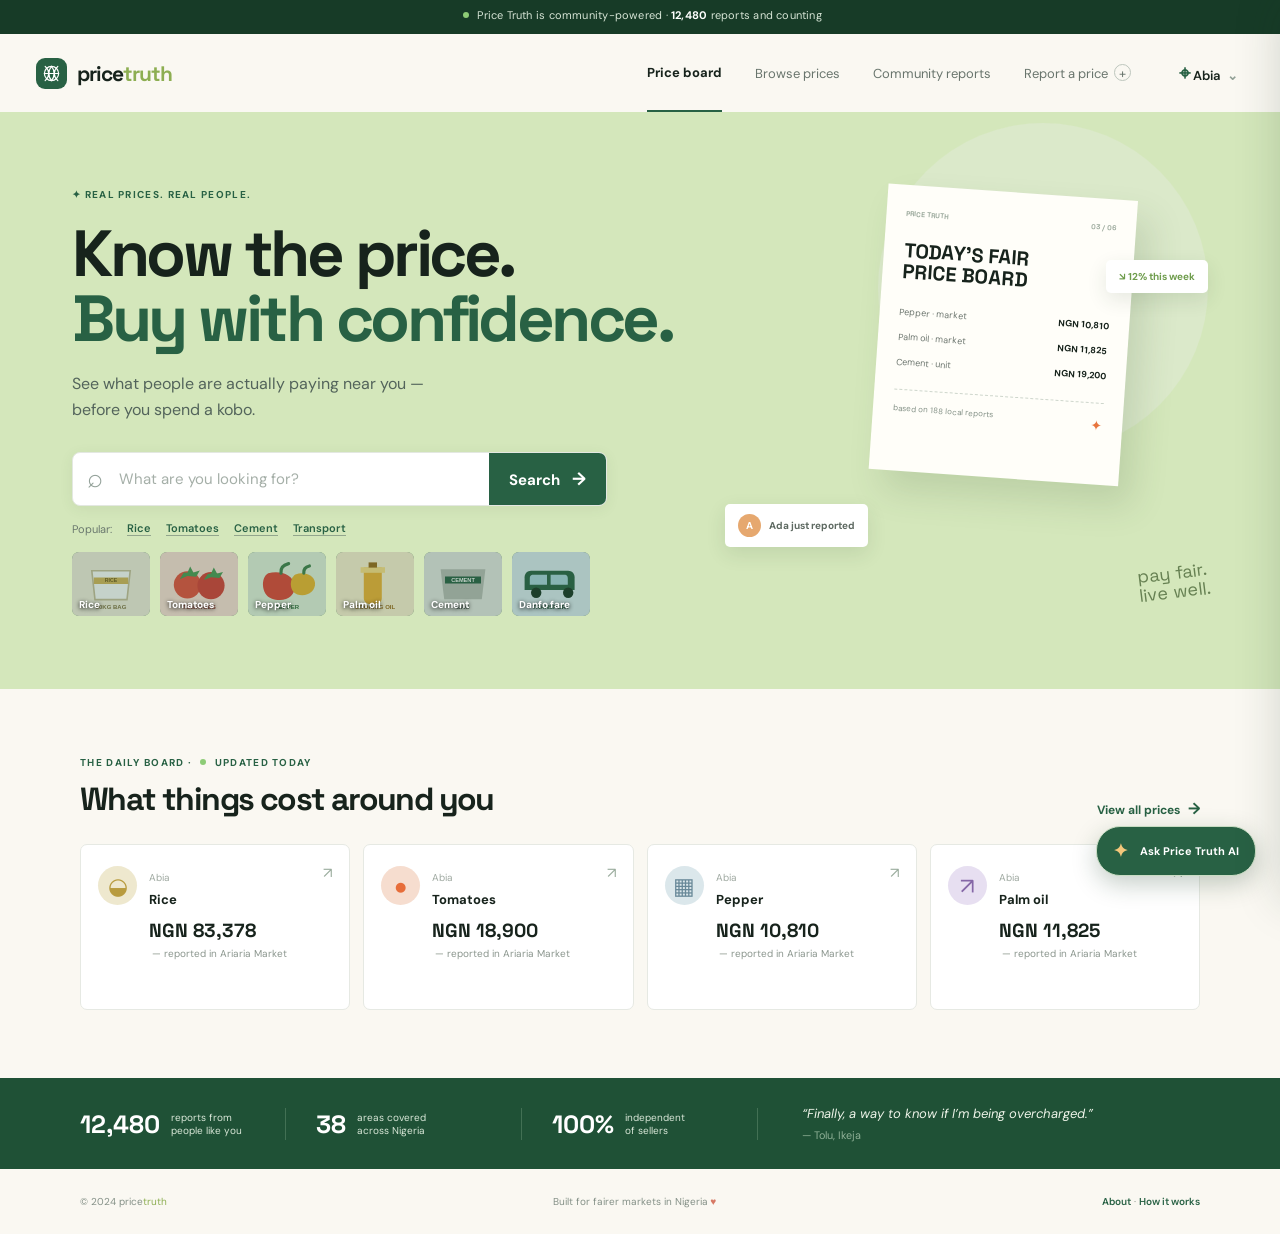
<file: public/index.html>
<!doctype html>
<html lang="en">
  <head>
    <meta charset="utf-8" />
    <meta name="viewport" content="width=device-width, initial-scale=1" />
    <title>Price Truth — Know the fair price</title>
    <link rel="preconnect" href="https://fonts.googleapis.com" />
    <link rel="preconnect" href="https://fonts.gstatic.com" crossorigin />
    <link
      href="https://fonts.googleapis.com/css2?family=DM+Sans:wght@400;500;600;700&family=Space+Grotesk:wght@500;600;700&display=swap"
      rel="stylesheet"
    />
    <link rel="stylesheet" href="styles.css?v=mobile-20260918" />
  </head>
  <body data-page="home">
    <div class="announcement">
      <span class="pulse"></span> Price Truth is community-powered ·
      <strong>12,480</strong> reports and counting
    </div>
    <header class="site-header">
      <a class="brand" href="index.html"
        ><span class="brand-mark" aria-hidden="true"
          ><svg viewBox="0 0 24 24" class="brand-symbol">
            <circle cx="12" cy="12" r="9"></circle>
            <path
              d="M3 12h18M12 3a14 14 0 0 1 0 18 14 14 0 0 1 0-18Zm-8 0c3 2.8 4.5 6.2 4.5 9S7 18.2 4 21m16 0c-3-2.8-4.5-6.2-4.5-9S17 5.8 20 3"
            ></path></svg></span
        ><span>price<span class="brand-accent">truth</span></span></a
      >
      <nav class="desktop-nav">
        <a class="active" href="index.html">Price board</a
        ><a href="browse.html">Browse prices</a
        ><a href="reports.html">Community reports</a
        ><a href="#" data-open-report
          >Report a price <span class="plus">+</span></a
        >
      </nav>
      <div class="header-actions">
        <button class="area-pill" data-area-button>
          <span class="pin">⌖</span> Lagos
          <span class="chevron">⌄</span></button
        ><button class="menu-button" aria-label="Open menu">☰</button>
      </div>
    </header>

    <main>
      <section class="hero home-hero">
        <div class="hero-copy">
          <div class="eyebrow">
            <span class="spark">✦</span> REAL PRICES. REAL PEOPLE.
          </div>
          <h1>Know the price.<br /><em>Buy with confidence.</em></h1>
          <p class="hero-lede">
            See what people are actually paying near you — before you spend a
            kobo.
          </p>
          <form class="search-box large-search" data-search-form>
            <span class="search-icon">⌕</span
            ><input
              name="query"
              type="search"
              placeholder="What are you looking for?"
              autocomplete="off"
            /><button type="submit">Search <span>→</span></button>
          </form>
          <div class="popular">
            <span>Popular:</span><a href="results.html?item=rice">Rice</a
            ><a href="results.html?item=tomatoes">Tomatoes</a
            ><a href="results.html?item=cement">Cement</a
            ><a href="results.html?item=transport">Transport</a>
          </div>
          <div
            class="popular-items"
            data-popular-items
            aria-label="Popular items"
          ></div>
        </div>
        <div class="hero-art" aria-hidden="true">
          <div class="sun"></div>
          <div class="receipt-card" data-today-board>
            <div class="receipt-top">
              <span>PRICE TRUTH</span><span data-board-day>01 / 08</span>
            </div>
            <div class="receipt-title">TODAY'S FAIR<br />PRICE BOARD</div>
            <div class="receipt-row">
              <span>Loading today’s items</span><b>—</b>
            </div>
            <div class="receipt-row"><span>Please wait</span><b>—</b></div>
            <div class="receipt-row">
              <span>Community reports</span><b>—</b>
            </div>
            <div class="receipt-line"></div>
            <div class="receipt-footer">
              updating from local reports <span>✦</span>
            </div>
          </div>
          <div class="floating-tag tag-one" data-board-trend>
            ↗ today’s movement
          </div>
          <div class="floating-tag tag-two live-report">
            <span class="avatar">A</span>
            <span data-live-report>Ada just reported</span>
          </div>
          <div class="scribble">pay fair.<br />live well.</div>
        </div>
      </section>

      <section class="board-section content-width">
        <div class="section-heading">
          <div>
            <span class="eyebrow"
              >THE DAILY BOARD · <span class="live-dot"></span> UPDATED
              TODAY</span
            >
            <h2>What things cost around you</h2>
          </div>
          <a class="text-link" href="browse.html"
            >View all prices <span>→</span></a
          >
        </div>
        <div class="board-grid" data-board-grid></div>
      </section>
      <section class="trust-strip">
        <div>
          <strong>12,480</strong><span>reports from<br />people like you</span>
        </div>
        <div>
          <strong>38</strong><span>areas covered<br />across Nigeria</span>
        </div>
        <div>
          <strong>100%</strong><span>independent<br />of sellers</span>
        </div>
        <div class="trust-quote">
          “Finally, a way to know if I’m being overcharged.”
          <small>— Tolu, Ikeja</small>
        </div>
      </section>
    </main>
    <footer class="site-footer content-width">
      <span>© 2024 price<span class="brand-accent">truth</span></span
      ><span
        >Built for fairer markets in Nigeria <span class="heart">♥</span></span
      ><span><a href="#">About</a> · <a href="#">How it works</a></span>
    </footer>
    <div class="modal-backdrop" data-modal>
      <div
        class="report-modal"
        role="dialog"
        aria-modal="true"
        aria-labelledby="report-title"
      >
        <button class="modal-close" data-close-modal>×</button>
        <div class="modal-kicker">✦ ADD TO THE BOARD</div>
        <h2 id="report-title">What did you pay?</h2>
        <p class="modal-subtitle">
          Your report helps someone nearby make a fairer deal.
        </p>
        <form data-report-form>
          <label
            >What did you buy?<input
              name="item"
              required
              placeholder="e.g. Rice, 50kg bag"
          /></label>
          <div class="form-row">
            <label
              >Price paid (₦)<input
                name="price"
                required
                type="number"
                min="1"
                placeholder="72,500" /></label
            ><label
              >Market<select name="area" data-market-select></select
            ></label>
          </div>
          <label>When did you buy it?<input name="date" type="date" /></label>
          <div class="upload-zone">
            <input id="receipt-input" type="file" accept="image/*" /><label
              for="receipt-input"
              ><span>▧</span><b>Scan a receipt</b
              ><small>Upload a photo and AI will fill this in</small></label
            >
          </div>
          <button class="primary-button full" type="submit">
            Publish my report <span>→</span>
          </button>
        </form>
        <div class="success-state" hidden>
          <div class="success-icon">✓</div>
          <h3>Thanks for adding to the truth.</h3>
          <p>
            Your report is now helping buyers in
            <span data-success-area>Lagos</span>.
          </p>
          <button class="secondary-button" data-close-modal>Done</button>
        </div>
      </div>
    </div>
    <script src="app.js"></script>
  </body>
</html>
</file>
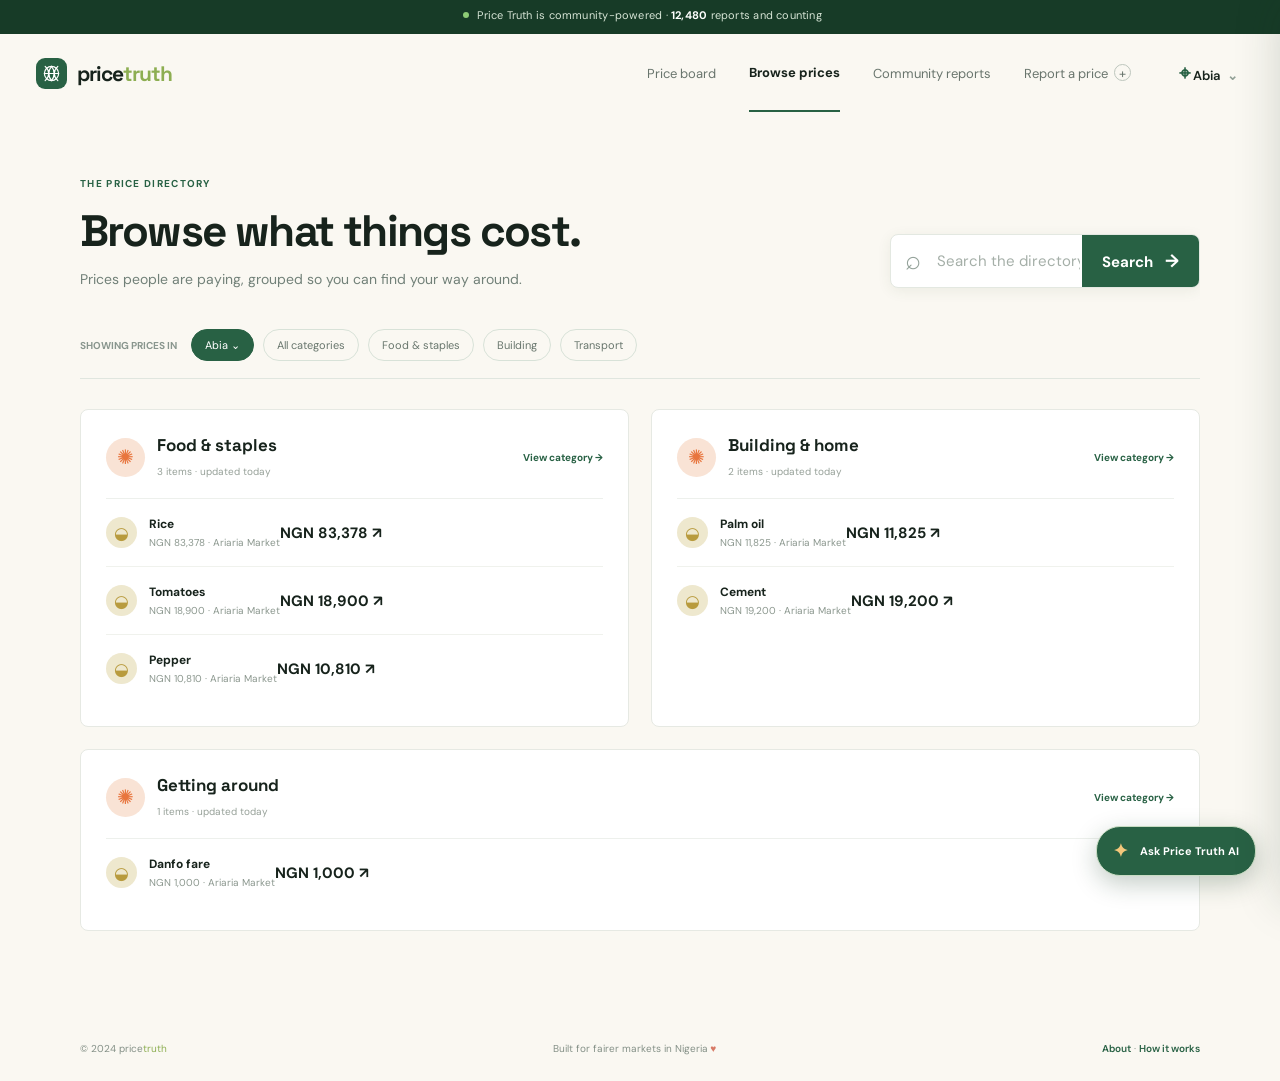
<file: public/browse.html>
<!doctype html>
<html lang="en">
  <head>
    <meta charset="utf-8" />
    <meta name="viewport" content="width=device-width, initial-scale=1" />
    <title>Browse prices — Price Truth</title>
    <link rel="preconnect" href="https://fonts.googleapis.com" />
    <link rel="preconnect" href="https://fonts.gstatic.com" crossorigin />
    <link
      href="https://fonts.googleapis.com/css2?family=DM+Sans:wght@400;500;600;700&family=Space+Grotesk:wght@500;600;700&display=swap"
      rel="stylesheet"
    />
    <link rel="stylesheet" href="styles.css?v=mobile-20260918" />
  </head>
  <body data-page="browse">
    <div class="announcement">
      <span class="pulse"></span> Price Truth is community-powered ·
      <strong>12,480</strong> reports and counting
    </div>
    <header class="site-header">
      <a class="brand" href="index.html"
        ><span class="brand-mark" aria-hidden="true"
          ><svg viewBox="0 0 24 24" class="brand-symbol">
            <circle cx="12" cy="12" r="9"></circle>
            <path
              d="M3 12h18M12 3a14 14 0 0 1 0 18 14 14 0 0 1 0-18Zm-8 0c3 2.8 4.5 6.2 4.5 9S7 18.2 4 21m16 0c-3-2.8-4.5-6.2-4.5-9S17 5.8 20 3"
            ></path></svg></span
        ><span>price<span class="brand-accent">truth</span></span></a
      >
      <nav class="desktop-nav">
        <a href="index.html">Price board</a
        ><a class="active" href="browse.html">Browse prices</a
        ><a href="reports.html">Community reports</a
        ><a href="#" data-open-report
          >Report a price <span class="plus">+</span></a
        >
      </nav>
      <div class="header-actions">
        <button class="area-pill" data-area-button>
          <span class="pin">⌖</span> Lagos
          <span class="chevron">⌄</span></button
        ><button class="menu-button">☰</button>
      </div>
    </header>
    <main class="content-width browse-main">
      <div class="browse-intro">
        <div>
          <div class="eyebrow">THE PRICE DIRECTORY</div>
          <h1>Browse what things cost.</h1>
          <p>
            Prices people are paying, grouped so you can find your way around.
          </p>
        </div>
        <form class="search-box browse-search" data-search-form>
          <span class="search-icon">⌕</span
          ><input name="query" placeholder="Search the directory…" /><button
            type="submit"
          >
            Search <span>→</span>
          </button>
        </form>
      </div>
      <div class="filter-row">
        <span class="filter-label">SHOWING PRICES IN</span
        ><button class="filter-chip active">Lagos <span>⌄</span></button
        ><button class="filter-chip" data-filter="all">All categories</button
        ><button class="filter-chip" data-filter="food">Food & staples</button
        ><button class="filter-chip" data-filter="building">Building</button
        ><button class="filter-chip" data-filter="transport">Transport</button>
      </div>
      <div class="browse-grid" data-browse-grid></div>
    </main>
    <footer class="site-footer content-width">
      <span>© 2024 price<span class="brand-accent">truth</span></span
      ><span
        >Built for fairer markets in Nigeria <span class="heart">♥</span></span
      ><span><a href="#">About</a> · <a href="#">How it works</a></span>
    </footer>
    <div class="modal-backdrop" data-modal>
      <div class="report-modal" role="dialog">
        <button class="modal-close" data-close-modal>×</button>
        <div class="modal-kicker">✦ ADD TO THE BOARD</div>
        <h2>What did you pay?</h2>
        <p class="modal-subtitle">
          Your report helps someone nearby make a fairer deal.
        </p>
        <form data-report-form>
          <label
            >What did you buy?<input
              name="item"
              required
              placeholder="e.g. Rice, 50kg bag"
          /></label>
          <div class="form-row">
            <label
              >Price paid (₦)<input
                name="price"
                required
                type="number"
                min="1"
                placeholder="72,500" /></label
            ><label
              >Market<select name="area" data-market-select></select
            ></label>
          </div>
          <label>When did you buy it?<input name="date" type="date" /></label>
          <div class="upload-zone">
            <input
              id="receipt-input-browse"
              type="file"
              accept="image/*"
            /><label for="receipt-input-browse"
              ><span>▧</span><b>Scan a receipt</b
              ><small>Upload a photo and AI will fill this in</small></label
            >
          </div>
          <button class="primary-button full" type="submit">
            Publish my report <span>→</span>
          </button>
        </form>
        <div class="success-state" hidden>
          <div class="success-icon">✓</div>
          <h3>Thanks for adding to the truth.</h3>
          <p>Your report is now helping buyers nearby.</p>
          <button class="secondary-button" data-close-modal>Done</button>
        </div>
      </div>
    </div>
    <script src="app.js"></script>
  </body>
</html>
</file>
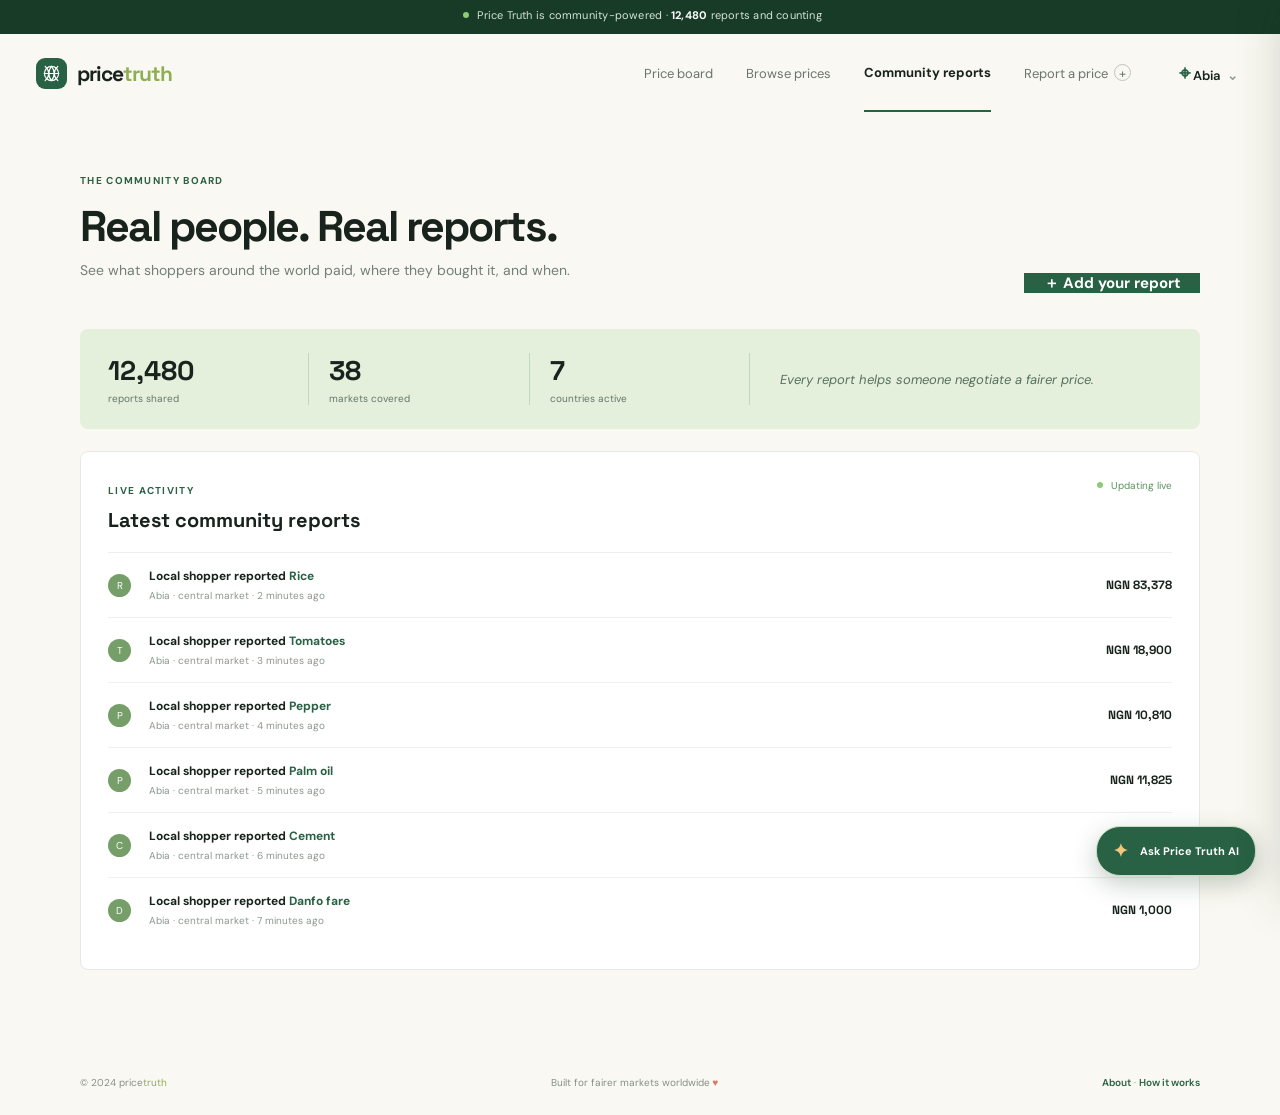
<file: public/reports.html>
<!doctype html>
<html lang="en">
  <head>
    <meta charset="utf-8" />
    <meta name="viewport" content="width=device-width, initial-scale=1" />
    <title>Community reports — Price Truth</title>
    <link rel="preconnect" href="https://fonts.googleapis.com" />
    <link rel="preconnect" href="https://fonts.gstatic.com" crossorigin />
    <link
      href="https://fonts.googleapis.com/css2?family=DM+Sans:wght@400;500;600;700&family=Space+Grotesk:wght@500;600;700&display=swap"
      rel="stylesheet"
    />
    <link rel="stylesheet" href="styles.css?v=mobile-20260918" />
  </head>
  <body data-page="reports">
    <div class="announcement">
      <span class="pulse"></span> Price Truth is community-powered ·
      <strong>12,480</strong> reports and counting
    </div>
    <header class="site-header">
      <a class="brand" href="index.html"
        ><span class="brand-mark" aria-hidden="true"
          ><svg viewBox="0 0 24 24" class="brand-symbol">
            <circle cx="12" cy="12" r="9"></circle>
            <path
              d="M3 12h18M12 3a14 14 0 0 1 0 18 14 14 0 0 1 0-18Zm-8 0c3 2.8 4.5 6.2 4.5 9S7 18.2 4 21m16 0c-3-2.8-4.5-6.2-4.5-9S17 5.8 20 3"
            ></path></svg></span
        ><span>price<span class="brand-accent">truth</span></span></a
      >
      <nav class="desktop-nav">
        <a href="index.html">Price board</a
        ><a href="browse.html">Browse prices</a
        ><a class="active" href="reports.html">Community reports</a
        ><a href="#" data-open-report
          >Report a price <span class="plus">+</span></a
        >
      </nav>
      <div class="header-actions">
        <button class="area-pill" data-area-button>
          <span class="pin">⌖</span> Lagos
          <span class="chevron">⌄</span></button
        ><button class="menu-button" aria-label="Open menu">☰</button>
      </div>
    </header>
    <main class="content-width reports-main">
      <div class="reports-intro">
        <div>
          <div class="eyebrow">THE COMMUNITY BOARD</div>
          <h1>Real people. Real reports.</h1>
          <p>
            See what shoppers around the world paid, where they bought it, and
            when.
          </p>
        </div>
        <button class="primary-button" data-open-report>
          ＋ Add your report
        </button>
      </div>
      <section class="reports-summary">
        <div><strong>12,480</strong><span>reports shared</span></div>
        <div><strong>38</strong><span>markets covered</span></div>
        <div><strong>7</strong><span>countries active</span></div>
        <div class="summary-note">
          Every report helps someone negotiate a fairer price.
        </div>
      </section>
      <section class="community-panel">
        <div class="panel-heading">
          <div>
            <span class="label">LIVE ACTIVITY</span>
            <h2>Latest community reports</h2>
          </div>
          <span class="live-label"
            ><span class="live-dot"></span> Updating live</span
          >
        </div>
        <div class="community-list" data-community-list></div>
      </section>
    </main>
    <footer class="site-footer content-width">
      <span>© 2024 price<span class="brand-accent">truth</span></span
      ><span
        >Built for fairer markets worldwide <span class="heart">♥</span></span
      ><span><a href="#">About</a> · <a href="#">How it works</a></span>
    </footer>
    <div class="modal-backdrop" data-modal>
      <div class="report-modal" role="dialog">
        <button class="modal-close" data-close-modal>×</button>
        <div class="modal-kicker">✦ ADD TO THE BOARD</div>
        <h2>What did you pay?</h2>
        <p class="modal-subtitle">
          Your report helps someone nearby make a fairer deal.
        </p>
        <form data-report-form>
          <label
            >What did you buy?<input
              name="item"
              required
              placeholder="e.g. Rice, 50kg bag"
          /></label>
          <div class="form-row">
            <label
              >Price paid<input
                name="price"
                required
                type="number"
                min="1"
                placeholder="72,500" /></label
            ><label
              >Market<select name="area" data-market-select></select
            ></label>
          </div>
          <label>When did you buy it?<input name="date" type="date" /></label>
          <div class="upload-zone">
            <input
              id="receipt-input-reports"
              type="file"
              accept="image/*"
            /><label for="receipt-input-reports"
              ><span>▧</span><b>Scan a receipt</b
              ><small>Upload a photo and AI will fill this in</small></label
            >
          </div>
          <button class="primary-button full" type="submit">
            Publish my report <span>→</span>
          </button>
        </form>
        <div class="success-state" hidden>
          <div class="success-icon">✓</div>
          <h3>Thanks for adding to the truth.</h3>
          <p>
            Your report is now helping buyers in
            <span data-success-area>Lagos</span>.
          </p>
          <button class="secondary-button" data-close-modal>Done</button>
        </div>
      </div>
    </div>
    <script src="app.js"></script>
  </body>
</html>
</file>
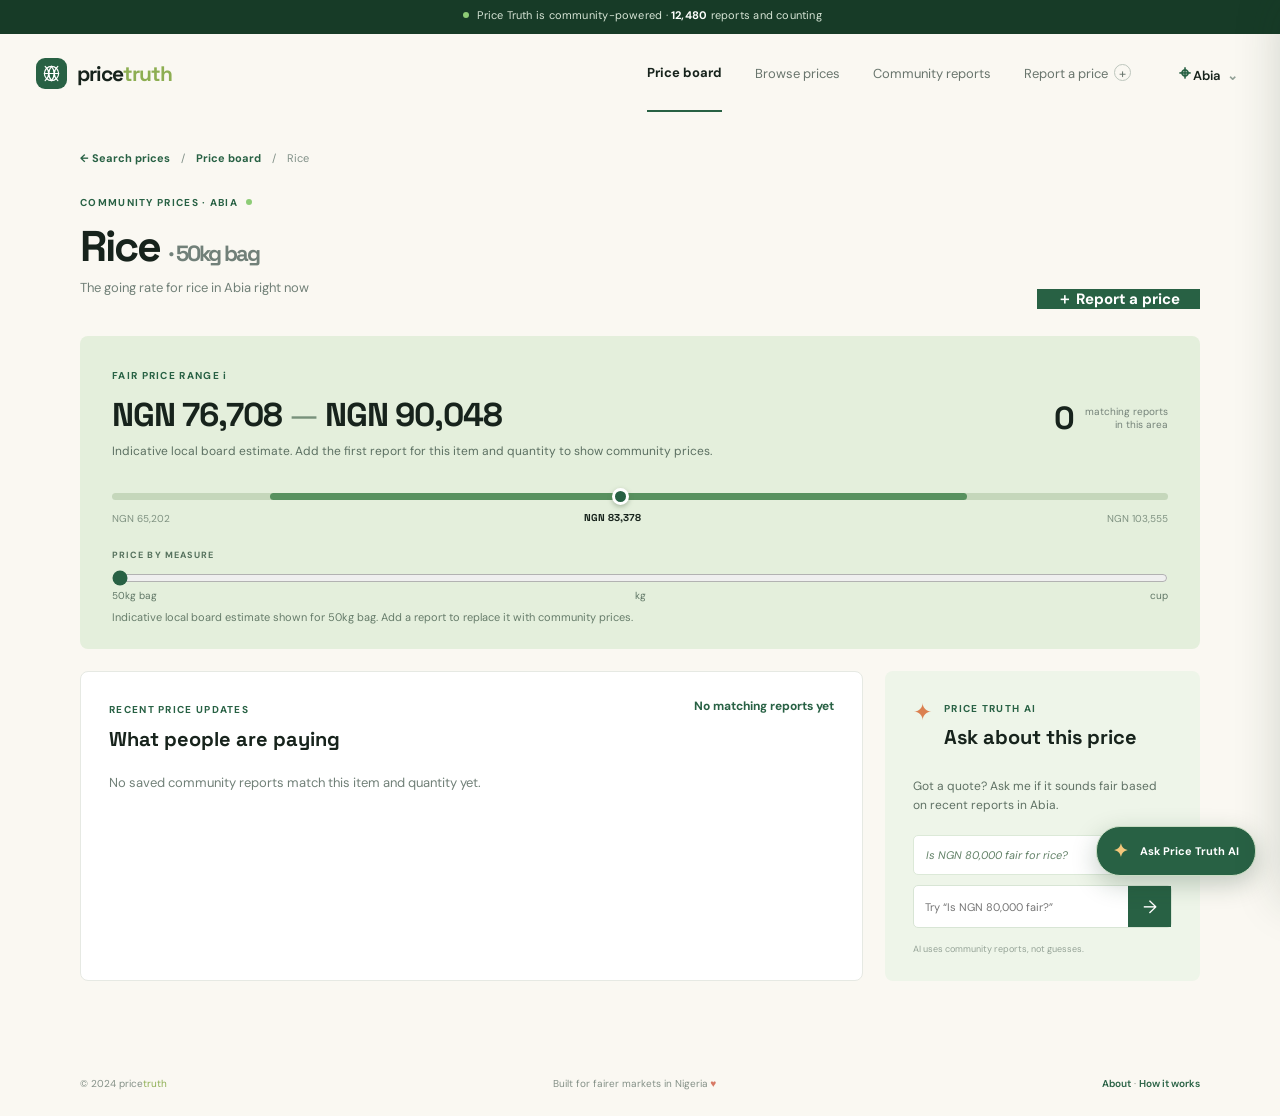
<file: public/results.html>
<!doctype html>
<html lang="en">
  <head>
    <meta charset="utf-8" />
    <meta name="viewport" content="width=device-width, initial-scale=1" />
    <title>Rice prices in Lagos — Price Truth</title>
    <link rel="preconnect" href="https://fonts.googleapis.com" />
    <link rel="preconnect" href="https://fonts.gstatic.com" crossorigin />
    <link
      href="https://fonts.googleapis.com/css2?family=DM+Sans:wght@400;500;600;700&family=Space+Grotesk:wght@500;600;700&display=swap"
      rel="stylesheet"
    />
    <link rel="stylesheet" href="styles.css?v=mobile-20260918" />
  </head>
  <body data-page="results">
    <div class="announcement">
      <span class="pulse"></span> Price Truth is community-powered ·
      <strong>12,480</strong> reports and counting
    </div>
    <header class="site-header">
      <a class="brand" href="index.html"
        ><span class="brand-mark" aria-hidden="true"
          ><svg viewBox="0 0 24 24" class="brand-symbol">
            <circle cx="12" cy="12" r="9"></circle>
            <path
              d="M3 12h18M12 3a14 14 0 0 1 0 18 14 14 0 0 1 0-18Zm-8 0c3 2.8 4.5 6.2 4.5 9S7 18.2 4 21m16 0c-3-2.8-4.5-6.2-4.5-9S17 5.8 20 3"
            ></path></svg></span
        ><span>price<span class="brand-accent">truth</span></span></a
      >
      <nav class="desktop-nav">
        <a class="active" href="index.html">Price board</a
        ><a href="browse.html">Browse prices</a
        ><a href="reports.html">Community reports</a
        ><a href="#" data-open-report
          >Report a price <span class="plus">+</span></a
        >
      </nav>
      <div class="header-actions">
        <button class="area-pill" data-area-button>
          <span class="pin">⌖</span> Lagos
          <span class="chevron">⌄</span></button
        ><button class="menu-button">☰</button>
      </div>
    </header>
    <main class="content-width results-main">
      <div class="breadcrumbs">
        <a href="index.html">Price board</a><span>/</span><span>Rice</span>
      </div>
      <div class="result-top">
        <div>
          <div class="eyebrow">
            STAPLES · LAGOS <span class="live-dot"></span>
          </div>
          <h1>Rice <span>· 50kg bag</span></h1>
          <p class="muted">The going rate in Lagos right now</p>
        </div>
        <button class="primary-button" data-open-report>
          ＋ Report a price
        </button>
      </div>
      <section class="range-card">
        <div class="range-heading">
          <div>
            <span class="label"
              >FAIR PRICE RANGE <span class="info">i</span></span
            >
            <div class="range-price">₦68,000 <span>—</span> ₦76,000</div>
            <p>
              <span class="badge good">● Good deal</span> Most people are paying
              around <strong>₦72,500</strong>
            </p>
          </div>
          <div class="report-count">
            <strong>248</strong><span>reports<br />this month</span>
          </div>
        </div>
        <div class="range-visual">
          <div class="range-track">
            <span class="track-fill"></span
            ><span class="marker" style="left: 56%"></span
            ><span class="marker-label" style="left: 56%">₦72.5k</span>
          </div>
          <div class="track-labels"><span>₦60k</span><span>₦80k</span></div>
          <label class="unit-slider-label" for="unit-slider">PRICE BY MEASURE</label>
          <input class="unit-slider" id="unit-slider" type="range" min="0" max="0" value="0" step="1" aria-label="Choose price measurement">
          <div class="unit-labels" data-unit-labels></div>
          <p class="unit-caption" data-unit-caption></p>
        </div>
      </section>
      <div class="results-columns">
        <div class="main-column">
          <section class="panel chart-panel">
            <div class="panel-heading">
              <div>
                <span class="label">PRICE MOVEMENT</span>
                <h2>Steady, then a little kinder</h2>
              </div>
              <select>
                <option>Last 24 hours</option>
                <option>Last 7 days</option>
                <option selected>Last 30 days</option>
                <option>Last 3 months</option>
              </select>
            </div>
            <div class="chart">
              <div class="chart-y">
                <span>₦78k</span><span>₦74k</span><span>₦70k</span
                ><span>₦66k</span>
              </div>
              <svg
                viewBox="0 0 700 230"
                preserveAspectRatio="none"
                aria-label="Rice price trend"
              >
                <defs>
                  <linearGradient id="fill" x1="0" x2="0" y1="0" y2="1">
                    <stop offset="0" stop-color="#c7d9b5" stop-opacity=".7" />
                    <stop offset="1" stop-color="#c7d9b5" stop-opacity=".05" />
                  </linearGradient>
                </defs>
                <path
                  id="chart-area"
                  d="M0,83 C50,78 70,110 120,102 S180,55 225,68 S280,120 330,105 S380,95 420,120 S480,104 520,128 S570,147 610,138 S660,130 700,145 L700,230 L0,230Z"
                  fill="url(#fill)"
                />
                <path
                  id="chart-line"
                  d="M0,83 C50,78 70,110 120,102 S180,55 225,68 S280,120 330,105 S380,95 420,120 S480,104 520,128 S570,147 610,138 S660,130 700,145"
                  fill="none"
                  stroke="#286144"
                  stroke-width="3"
                />
              </svg>
              <div class="chart-x">
                <span>May 8</span><span>May 15</span><span>May 22</span
                ><span>May 29</span><span>Jun 5</span>
              </div>
            </div>
          </section>
          <section class="panel reports-panel">
            <div class="panel-heading">
              <div>
                <span class="label">RECENT PRICE UPDATES</span>
                <h2>What people are paying</h2>
              </div>
              <a class="text-link" href="#">See all 248 →</a>
            </div>
            <div class="report-list">
              <div class="report-row">
                <span class="avatar avatar-green">K</span>
                <div>
                  <strong>₦70,000</strong><span>Mile 12 Market · today</span>
                </div>
                <span class="verified">✓ Verified</span>
              </div>
              <div class="report-row">
                <span class="avatar avatar-yellow">D</span>
                <div>
                  <strong>₦73,500</strong><span>Oshodi · yesterday</span>
                </div>
                <span class="verified">✓ Receipt</span>
              </div>
              <div class="report-row">
                <span class="avatar avatar-pink">M</span>
                <div>
                  <strong>₦75,000</strong><span>Yaba Market · 2 days ago</span>
                </div>
                <span class="verified">✓ Verified</span>
              </div>
            </div>
          </section>
        </div>
        <aside class="ai-card">
          <div class="ai-head">
            <span class="ai-spark">✦</span>
            <div>
              <span class="label">PRICE TRUTH AI</span>
              <h2>Ask about this price</h2>
            </div>
          </div>
          <p>
            Got a quote? Ask me if it sounds fair based on recent reports in
            Lagos.
          </p>
          <div class="suggestion">“Is ₦80,000 fair?” <span>↗</span></div>
          <form class="ai-form">
            <input
              placeholder="Ask a question…"
              aria-label="Ask Price Truth AI"
            /><button>→</button>
          </form>
          <div class="ai-answer" hidden></div>
          <small>AI uses community reports, not guesses.</small>
        </aside>
      </div>
    </main>
    <footer class="site-footer content-width">
      <span>© 2024 price<span class="brand-accent">truth</span></span
      ><span
        >Built for fairer markets in Nigeria <span class="heart">♥</span></span
      ><span><a href="#">About</a> · <a href="#">How it works</a></span>
    </footer>
    <div class="modal-backdrop" data-modal>
      <div class="report-modal" role="dialog">
        <button class="modal-close" data-close-modal>×</button>
        <div class="modal-kicker">✦ ADD TO THE BOARD</div>
        <h2>What did you pay?</h2>
        <p class="modal-subtitle">
          Your report helps someone nearby make a fairer deal.
        </p>
        <form data-report-form>
          <label
            >What did you buy?<input
              name="item"
              required
              placeholder="e.g. Rice, 50kg bag"
          /></label>
          <div class="form-row">
            <label
              >Price paid (₦)<input
                name="price"
                required
                type="number"
                min="1"
                placeholder="72,500" /></label
            ><label
              >Market<select name="area" data-market-select></select
            ></label>
          </div>
          <label>When did you buy it?<input name="date" type="date" /></label>
          <div class="upload-zone">
            <input
              id="receipt-input-results"
              type="file"
              accept="image/*"
            /><label for="receipt-input-results"
              ><span>▧</span><b>Scan a receipt</b
              ><small>Upload a photo and AI will fill this in</small></label
            >
          </div>
          <button class="primary-button full" type="submit">
            Publish my report <span>→</span>
          </button>
        </form>
        <div class="success-state" hidden>
          <div class="success-icon">✓</div>
          <h3>Thanks for adding to the truth.</h3>
          <p>Your report is now helping buyers nearby.</p>
          <button class="secondary-button" data-close-modal>Done</button>
        </div>
      </div>
    </div>
    <script src="app.js"></script>
  </body>
</html>
</file>
<file: public/styles.css>
:root {
  --ink: #17231c;
  --muted: #718078;
  --green: #286144;
  --light-green: #dce9d4;
  --lime: #d4e7bb;
  --cream: #faf8f2;
  --line: #e6e9e3;
  --orange: #e8753e;
  --purple: #795aa8;
}
* {
  box-sizing: border-box;
}
body {
  margin: 0;
  color: var(--ink);
  background: var(--cream);
  font-family: "DM Sans", sans-serif;
  font-size: 15px;
}
a {
  color: inherit;
  text-decoration: none;
}
button,
input,
select {
  font: inherit;
}
button {
  cursor: pointer;
  border: 0;
}
.content-width {
  width: min(1120px, calc(100% - 48px));
  margin: 0 auto;
}
.announcement {
  height: 34px;
  background: #173b27;
  color: #d7e5d6;
  text-align: center;
  padding: 8px;
  font-size: 11px;
  letter-spacing: 0.02em;
}
.announcement strong {
  color: #fff;
}
.pulse,
.live-dot {
  display: inline-block;
  background: #8dcc76;
  border-radius: 50%;
  width: 6px;
  height: 6px;
  margin: 0 5px 1px;
}
.site-header {
  height: 78px;
  display: flex;
  align-items: center;
  justify-content: space-between;
  max-width: 1240px;
  margin: auto;
  padding: 0 36px;
  background: var(--cream);
}
.brand {
  display: flex;
  align-items: center;
  gap: 10px;
  font: 700 21px "Space Grotesk";
  letter-spacing: -1px;
}
.brand-mark {
  display: grid;
  place-items: center;
  background: var(--green);
  color: #fff;
  border-radius: 9px;
  width: 31px;
  height: 31px;
  font-size: 18px;
}
.brand-accent {
  color: #8dae52;
}
.desktop-nav {
  display: flex;
  gap: 33px;
  align-items: center;
  margin-left: auto;
  margin-right: 42px;
  color: #69756d;
  font-size: 13px;
}
.desktop-nav a {
  padding: 29px 0;
}
.desktop-nav .active {
  color: var(--ink);
  font-weight: 700;
  border-bottom: 2px solid var(--green);
}
.plus {
  display: inline-grid;
  place-items: center;
  border: 1px solid #bdc6bd;
  border-radius: 50%;
  width: 17px;
  height: 17px;
  margin-left: 3px;
}
.header-actions {
  display: flex;
  align-items: center;
  gap: 17px;
}
.area-pill {
  background: transparent;
  color: var(--ink);
  font-weight: 600;
  font-size: 13px;
}
.pin {
  color: var(--green);
  font-size: 20px;
}
.chevron {
  color: #91a096;
  margin-left: 4px;
}
.menu-button {
  display: none;
  background: none;
  font-size: 22px;
}
.hero {
  max-width: 1240px;
  margin: auto;
  padding: 76px 72px 70px;
  min-height: 470px;
  background: var(--lime);
  display: flex;
  overflow: hidden;
}
.hero-copy {
  width: 57%;
  position: relative;
  z-index: 1;
}
.eyebrow,
.label,
.modal-kicker {
  font-size: 10px;
  letter-spacing: 0.13em;
  font-weight: 700;
  color: var(--green);
}
h1,
h2,
h3,
p {
  margin-top: 0;
}
.hero h1 {
  font: 700 clamp(45px, 5.1vw, 69px)/0.99 "Space Grotesk";
  letter-spacing: -3.5px;
  margin: 21px 0 20px;
}
.hero h1 em {
  font-style: normal;
  color: var(--green);
}
.hero-lede {
  max-width: 400px;
  line-height: 1.6;
  color: #53645b;
  font-size: 16px;
}
.search-box {
  display: flex;
  background: #fff;
  border: 1px solid #e3e8e1;
  border-radius: 8px;
  height: 54px;
  box-shadow: 0 3px 14px #3f5c3214;
  overflow: hidden;
}
.large-search {
  max-width: 535px;
  margin-top: 30px;
}
.search-icon {
  font-size: 27px;
  color: #94a29a;
  line-height: 50px;
  padding: 0 14px;
}
.search-box input {
  border: 0;
  outline: 0;
  min-width: 0;
  flex: 1;
  color: var(--ink);
  background: transparent;
}
.search-box input::placeholder {
  color: #a5afa8;
}
.search-box button,
.primary-button {
  background: var(--green);
  color: #fff;
  padding: 0 20px;
  font-weight: 700;
}
.search-box button span,
.primary-button span {
  font-size: 18px;
  margin-left: 8px;
}
.popular {
  display: flex;
  gap: 15px;
  align-items: center;
  margin-top: 15px;
  font-size: 11px;
  color: #6a786e;
}
.popular a {
  border-bottom: 1px solid #92a58d;
  color: var(--green);
  font-weight: 600;
}
.hero-art {
  position: relative;
  flex: 1;
}
.sun {
  width: 330px;
  height: 330px;
  border-radius: 50%;
  background: #dbe9ca;
  position: absolute;
  top: -65px;
  right: 0;
}
.receipt-card {
  position: absolute;
  z-index: 1;
  background: #fffef9;
  width: 250px;
  height: 286px;
  right: 70px;
  top: 13px;
  padding: 24px 20px;
  transform: rotate(4deg);
  box-shadow: 14px 19px 35px #3d533327;
}
.receipt-top {
  display: flex;
  justify-content: space-between;
  font: 700 7px "Space Grotesk";
  color: #9ba99c;
}
.receipt-title {
  font: 700 20px/1.03 "Space Grotesk";
  margin: 22px 0 25px;
}
.receipt-row {
  display: flex;
  justify-content: space-between;
  font-size: 9px;
  margin: 13px 0;
  color: #6d766f;
}
.receipt-row b {
  color: var(--ink);
}
.receipt-line {
  border-top: 1px dashed #ced6cc;
  margin-top: 21px;
}
.receipt-footer {
  font-size: 8px;
  color: #849187;
  margin-top: 13px;
}
.receipt-footer span {
  float: right;
  color: var(--orange);
  font-size: 14px;
}
.floating-tag {
  position: absolute;
  z-index: 2;
  background: #fff;
  border-radius: 5px;
  padding: 10px 13px;
  box-shadow: 0 7px 20px #253f201c;
  font-size: 10px;
  font-weight: 700;
}
.tag-one {
  top: 72px;
  right: 0;
  color: #6e9c4c;
}
.tag-two {
  bottom: 72px;
  left: 5px;
  color: #5d6961;
}
.avatar {
  display: inline-grid;
  place-items: center;
  width: 23px;
  height: 23px;
  border-radius: 50%;
  background: #e6a86f;
  color: white;
  font-size: 10px;
  margin-right: 6px;
}
.scribble {
  position: absolute;
  right: -2px;
  bottom: 18px;
  color: #668052;
  font: 18px/1.05 "Space Grotesk";
  transform: rotate(-7deg);
}
.board-section {
  padding: 62px 0 68px;
}
.section-heading {
  display: flex;
  align-items: end;
  justify-content: space-between;
  margin-bottom: 25px;
}
.section-heading h2,
.browse-main h1 {
  font: 700 32px "Space Grotesk";
  letter-spacing: -1.6px;
  margin: 8px 0 0;
}
.text-link {
  font-size: 12px;
  color: var(--green);
  font-weight: 700;
}
.text-link span {
  font-size: 16px;
  margin-left: 5px;
}
.board-grid {
  display: grid;
  grid-template-columns: repeat(4, 1fr);
  gap: 13px;
}
.price-card {
  background: #fff;
  border: 1px solid var(--line);
  border-radius: 7px;
  padding: 21px 17px;
  display: flex;
  min-height: 166px;
  position: relative;
  transition: 0.2s;
}
.price-card:hover,
.item-list a:hover {
  transform: translateY(-3px);
  box-shadow: 0 8px 22px #37512a12;
}
.item-icon,
.mini-icon {
  display: grid;
  place-items: center;
  border-radius: 50%;
  width: 39px;
  height: 39px;
  font-size: 23px;
  flex: none;
}
.rice-icon {
  background: #eee8ce;
  color: #b89b3e;
}
.tomato-icon {
  background: #f6ddcf;
  color: #e76d3a;
}
.cement-icon {
  background: #dbe7eb;
  color: #688898;
}
.transport-icon {
  background: #e7dff1;
  color: #8567a7;
}
.item-info {
  padding-left: 12px;
}
.item-info span {
  font-size: 10px;
  color: #a0aaa2;
}
.item-info h3 {
  font-size: 13px;
  margin: 5px 0 10px;
}
.item-info strong {
  font: 700 19px "Space Grotesk";
  display: block;
}
.item-info small {
  font-size: 10px;
  color: #8b968e;
  display: block;
  margin-top: 4px;
}
.item-info i,
.item-list i {
  font-style: normal;
  margin-left: 3px;
}
.up {
  color: #d6673d;
}
.down {
  color: #599248;
}
.neutral {
  color: #849085;
}
.card-arrow {
  position: absolute;
  right: 17px;
  top: 18px;
  color: #9aac9d;
}
.trust-strip {
  background: #1f5136;
  color: #d9e7d8;
  padding: 27px max(calc((100% - 1120px) / 2), 24px);
  display: grid;
  grid-template-columns: 1fr 1fr 1fr 2fr;
  gap: 30px;
  align-items: center;
}
.trust-strip div:not(.trust-quote) {
  display: flex;
  gap: 11px;
  align-items: center;
  border-right: 1px solid #427054;
}
.trust-strip strong {
  color: #fff;
  font: 700 25px "Space Grotesk";
}
.trust-strip span {
  font-size: 10px;
  line-height: 1.3;
}
.trust-quote {
  font-size: 13px;
  font-style: italic;
  color: #eef4e9;
  padding-left: 14px;
}
.trust-quote small {
  display: block;
  color: #8eb096;
  margin-top: 6px;
  font-style: normal;
}
.site-footer {
  display: flex;
  justify-content: space-between;
  align-items: center;
  padding: 26px 0;
  font-size: 10px;
  color: #849087;
}
.site-footer a {
  color: var(--green);
  font-weight: 600;
}
.heart {
  color: #d77965;
}
.modal-backdrop {
  display: none;
  position: fixed;
  z-index: 20;
  inset: 0;
  background: #16362380;
  align-items: center;
  justify-content: center;
  padding: 20px;
}
.modal-backdrop.open {
  display: flex;
}
.report-modal {
  background: #fffdf8;
  width: min(490px, 100%);
  border-radius: 12px;
  padding: 34px;
  position: relative;
  box-shadow: 0 20px 70px #1427194d;
}
.modal-close {
  position: absolute;
  right: 17px;
  top: 15px;
  color: #7e8d82;
  background: none;
  font-size: 25px;
}
.report-modal h2 {
  font: 700 31px "Space Grotesk";
  letter-spacing: -1px;
  margin: 9px 0;
}
.modal-subtitle {
  font-size: 13px;
  color: var(--muted);
  margin-bottom: 24px;
}
.report-modal form > label,
.form-row label {
  font-size: 11px;
  font-weight: 700;
  color: #65746a;
  display: block;
  margin-bottom: 14px;
}
.report-modal input,
.report-modal select {
  display: block;
  width: 100%;
  margin-top: 6px;
  height: 43px;
  border: 1px solid #dce4dc;
  border-radius: 5px;
  padding: 0 12px;
  color: var(--ink);
  background: #fff;
}
.form-row {
  display: grid;
  grid-template-columns: 1fr 1fr;
  gap: 13px;
}
.upload-zone {
  border: 1px dashed #b8cbb9;
  border-radius: 6px;
  background: #f3f8ef;
  text-align: center;
  padding: 13px;
  margin: 17px 0;
}
.upload-zone input {
  display: none;
}
.upload-zone label {
  display: block;
  cursor: pointer;
}
.upload-zone span {
  display: block;
  font-size: 22px;
  color: var(--green);
}
.upload-zone b,
.upload-zone small {
  display: block;
}
.upload-zone b {
  font-size: 12px;
  color: var(--green);
}
.upload-zone small {
  font-size: 10px;
  color: #87948a;
  margin-top: 3px;
}
.full {
  width: 100%;
  height: 46px;
  border-radius: 5px;
}
.secondary-button {
  background: #e5efe0;
  color: var(--green);
  padding: 11px 24px;
  border-radius: 5px;
  font-weight: 700;
}
.success-state {
  text-align: center;
  padding: 24px 0 10px;
}
.success-icon {
  display: grid;
  place-items: center;
  margin: auto;
  background: var(--light-green);
  color: var(--green);
  width: 52px;
  height: 52px;
  border-radius: 50%;
  font-size: 25px;
}
.success-state h3 {
  font: 700 22px "Space Grotesk";
  margin: 17px 0 7px;
}
.success-state p {
  color: var(--muted);
  font-size: 13px;
}
.results-main {
  padding: 39px 0 70px;
}
.breadcrumbs {
  font-size: 11px;
  color: #819088;
  display: flex;
  gap: 11px;
  margin-bottom: 31px;
}
.breadcrumbs a {
  color: var(--green);
  font-weight: 700;
}
.result-top {
  display: flex;
  justify-content: space-between;
  align-items: end;
  margin-bottom: 27px;
}
.result-top h1 {
  font: 700 43px "Space Grotesk";
  letter-spacing: -2px;
  margin: 10px 0 5px;
}
.result-top h1 span {
  font-size: 22px;
  color: #718079;
}
.muted {
  color: var(--muted);
  font-size: 13px;
}
.range-card {
  background: #e4efdc;
  border-radius: 8px;
  padding: 28px 32px 25px;
  margin-bottom: 22px;
}
.range-heading {
  display: flex;
  justify-content: space-between;
}
.range-price {
  font: 700 33px "Space Grotesk";
  letter-spacing: -1px;
  margin: 10px 0 7px;
}
.range-price span {
  font-weight: 400;
  color: #78917b;
}
.range-heading p {
  font-size: 12px;
  color: #5c7062;
}
.badge {
  border-radius: 20px;
  padding: 5px 8px;
  margin-right: 5px;
  font-size: 10px;
  font-weight: 700;
}
.badge.good {
  background: #c6e0bf;
  color: #37703f;
}
.report-count {
  display: flex;
  gap: 10px;
  align-items: center;
  text-align: right;
}
.report-count strong {
  font: 700 32px "Space Grotesk";
}
.report-count span {
  color: #748279;
  font-size: 10px;
}
.range-visual {
  margin-top: 22px;
}
.range-track {
  height: 7px;
  border-radius: 5px;
  background: #c5d7bb;
  position: relative;
}
.track-fill {
  position: absolute;
  left: 15%;
  right: 19%;
  height: 100%;
  background: #58915f;
  border-radius: 5px;
}
.marker {
  position: absolute;
  width: 17px;
  height: 17px;
  border: 3px solid #fff;
  background: #276043;
  border-radius: 50%;
  top: -5px;
  box-shadow: 0 2px 5px #52694b66;
}
.marker-label {
  position: absolute;
  top: 18px;
  transform: translateX(-50%);
  font: 700 10px "Space Grotesk";
}
.track-labels {
  display: flex;
  justify-content: space-between;
  color: #7e9180;
  font-size: 10px;
  margin-top: 12px;
}
.unit-slider-label{display:block;margin-top:24px;color:#55715d;font-size:9px;font-weight:700;letter-spacing:.12em}
.unit-slider{display:block;width:100%;height:22px;margin:6px 0 0;accent-color:#286144;cursor:grab}
.unit-slider:active{cursor:grabbing}
.unit-labels{display:flex;justify-content:space-between;gap:8px;color:#607766;font-size:10px}
.unit-labels span{flex:1;text-align:center}
.unit-labels span:first-child{text-align:left}
.unit-labels span:last-child{text-align:right}
.unit-caption{margin:8px 0 0;color:#667c6a;font-size:11px}
.results-columns {
  display: grid;
  grid-template-columns: 1fr 315px;
  gap: 22px;
}
.main-column {
  display: grid;
  gap: 22px;
}
.panel,
.ai-card {
  background: #fff;
  border: 1px solid var(--line);
  border-radius: 8px;
  padding: 26px 28px;
}
.panel-heading {
  display: flex;
  justify-content: space-between;
  align-items: start;
}
.panel-heading h2 {
  font: 700 20px "Space Grotesk";
  margin: 8px 0 0;
}
.panel-heading select {
  border: 1px solid #dce4dc;
  border-radius: 4px;
  background: #fff;
  padding: 8px;
  font-size: 11px;
  color: #69766e;
}
.chart {
  height: 232px;
  margin-top: 21px;
  position: relative;
  padding-left: 44px;
}
.chart-y {
  position: absolute;
  left: 0;
  top: 0;
  bottom: 27px;
  display: flex;
  flex-direction: column;
  justify-content: space-between;
  font-size: 9px;
  color: #9aa59d;
}
.chart svg {
  width: 100%;
  height: 190px;
  border-bottom: 1px solid #e6ebe5;
  background: repeating-linear-gradient(
    to bottom,
    transparent 0,
    transparent 45px,
    #edf1ec 46px
  );
}
.chart-x {
  display: flex;
  justify-content: space-between;
  color: #9aa59d;
  font-size: 9px;
  margin-top: 9px;
}
.reports-panel {
  padding-bottom: 10px;
}
.report-list {
  margin-top: 22px;
}
.report-row {
  display: flex;
  align-items: center;
  padding: 13px 0;
  border-top: 1px solid #edf0eb;
}
.report-row > div {
  display: grid;
  gap: 4px;
}
.report-row strong {
  font-size: 13px;
}
.report-row div span {
  font-size: 11px;
  color: #87938a;
}
.avatar-green {
  background: #759e69;
}
.avatar-yellow {
  background: #d2a25e;
}
.avatar-pink {
  background: #bd7991;
}
.verified {
  margin-left: auto;
  color: #6d9b63;
  font-size: 10px;
  font-weight: 700;
}
.ai-card {
  background: #eef5e9;
  border: 0;
  height: max-content;
}
.ai-head {
  display: flex;
  gap: 12px;
  align-items: start;
}
.ai-spark {
  color: #db8050;
  font-size: 23px;
}
.ai-card h2 {
  font: 700 20px "Space Grotesk";
  margin: 7px 0;
}
.ai-card p {
  font-size: 12px;
  line-height: 1.6;
  color: #5f7164;
  margin: 20px 0;
}
.suggestion {
  background: #fff;
  border: 1px solid #dce9d8;
  padding: 12px;
  border-radius: 5px;
  color: #638268;
  font-size: 11px;
  font-style: italic;
  cursor: pointer;
}
.suggestion span {
  float: right;
  font-style: normal;
}
.ai-form {
  display: flex;
  margin-top: 10px;
  background: #fff;
  border: 1px solid #d8e5d5;
  border-radius: 5px;
  height: 43px;
}
.ai-form input {
  flex: 1;
  border: 0;
  background: transparent;
  padding: 0 11px;
  outline: 0;
  font-size: 11px;
}
.ai-form button {
  width: 43px;
  background: var(--green);
  color: #fff;
  font-size: 18px;
}
.ai-card small {
  display: block;
  color: #95a397;
  font-size: 9px;
  margin-top: 15px;
}
.ai-answer {
  background: #fff;
  border-left: 3px solid var(--green);
  padding: 12px;
  margin-top: 12px;
  font-size: 11px;
  line-height: 1.5;
  color: #4f6657;
}
.browse-main {
  padding: 65px 0 85px;
}
.browse-intro {
  display: flex;
  justify-content: space-between;
  align-items: end;
}
.browse-main h1 {
  font-size: 44px;
  margin-top: 13px;
}
.browse-intro p {
  color: var(--muted);
  font-size: 14px;
  margin: 11px 0 0;
}
.browse-search {
  width: 310px;
}
.filter-row {
  display: flex;
  align-items: center;
  gap: 9px;
  border-bottom: 1px solid #e0e6df;
  padding: 41px 0 17px;
  margin-bottom: 30px;
}
.filter-label {
  font-size: 10px;
  color: #89968e;
  font-weight: 700;
  margin-right: 5px;
}
.filter-chip {
  border: 1px solid #d8e2d8;
  border-radius: 20px;
  background: transparent;
  padding: 8px 13px;
  font-size: 11px;
  color: #68766d;
}
.filter-chip.active {
  background: var(--green);
  border-color: var(--green);
  color: #fff;
}
.browse-grid {
  display: grid;
  grid-template-columns: repeat(2, 1fr);
  gap: 22px;
}
.category-group {
  background: #fff;
  border: 1px solid var(--line);
  border-radius: 8px;
  padding: 24px 25px;
}
.category-group:last-child {
  grid-column: span 2;
}
.category-heading {
  display: flex;
  align-items: center;
  gap: 12px;
  border-bottom: 1px solid #edf0ec;
  padding-bottom: 18px;
}
.category-icon {
  display: grid;
  place-items: center;
  width: 39px;
  height: 39px;
  border-radius: 50%;
  font-size: 20px;
}
.category-icon.orange {
  background: #f9e3d5;
  color: var(--orange);
}
.category-icon.blue {
  background: #dcecef;
  color: #547f91;
}
.category-icon.purple {
  background: #e9e1f2;
  color: var(--purple);
}
.category-heading h2 {
  font: 700 17px "Space Grotesk";
  margin: 0 0 4px;
}
.category-heading span:not(.category-icon) {
  font-size: 10px;
  color: #96a098;
}
.category-heading a {
  margin-left: auto;
  color: var(--green);
  font-size: 10px;
  font-weight: 700;
}
.item-list a {
  display: flex;
  align-items: center;
  padding: 17px 0;
  border-bottom: 1px solid #f0f2ed;
  transition: 0.2s;
}
.item-list a:last-child {
  border-bottom: 0;
}
.mini-icon {
  width: 31px;
  height: 31px;
  font-size: 17px;
  margin-right: 12px;
}
.item-list a div {
  display: grid;
  gap: 4px;
}
.item-list strong {
  font-size: 12px;
}
.item-list small {
  color: #8b978e;
  font-size: 10px;
}
.item-list > b {
  margin-left: auto;
  font: 700 14px "Space Grotesk";
}
.item-list > b span {
  font-size: 14px;
  color: #9bab9d;
  margin-left: 5px;
}
.oil-icon {
  background: #f1e8bd;
  color: #a88e37;
}
.blue-icon {
  background: #dbe7eb;
  color: #688898;
}
.wood-icon {
  background: #ede0ce;
  color: #9c7952;
}
.taxi-icon {
  background: #e7dff1;
  color: #8567a7;
}
@media (max-width: 800px) {
  .site-header {
    padding: 0 20px;
  }
  .desktop-nav {
    display: none;
  }
  .menu-button {
    display: block;
  }
  .hero {
    padding: 55px 24px 40px;
    min-height: 590px;
  }
  .hero-copy {
    width: 100%;
  }
  .hero-art {
    position: absolute;
    opacity: 0.45;
    right: 0;
    top: 360px;
  }
  .hero h1 {
    font-size: 48px;
  }
  .board-grid {
    grid-template-columns: repeat(2, 1fr);
  }
  .trust-strip {
    grid-template-columns: repeat(2, 1fr);
    padding: 25px 24px;
  }
  .trust-strip div:nth-child(2) {
    border-right: 0;
  }
  .trust-quote {
    grid-column: span 2;
    border-top: 1px solid #427054;
    padding: 15px 0 0;
  }
  .results-columns {
    grid-template-columns: 1fr;
  }
  .browse-intro {
    display: block;
  }
  .browse-search {
    width: 100%;
    margin-top: 25px;
  }
  .browse-grid {
    grid-template-columns: 1fr;
  }
  .category-group:last-child {
    grid-column: auto;
  }
  .filter-row {
    overflow: auto;
    white-space: nowrap;
  }
  .filter-label {
    display: none;
  }
  .site-footer {
    padding: 24px;
    display: grid;
    gap: 10px;
  }
  .content-width {
    width: calc(100% - 40px);
  }
}
@media (max-width: 500px) {
  .area-pill {
    font-size: 12px;
  }
  .hero h1 {
    letter-spacing: -2px;
  }
  .board-grid {
    grid-template-columns: 1fr;
  }
  .section-heading {
    display: block;
  }
  .section-heading .text-link {
    display: block;
    margin-top: 12px;
  }
  .trust-strip {
    grid-template-columns: 1fr 1fr;
  }
  .range-card {
    padding: 22px 18px;
  }
  .range-price {
    font-size: 26px;
  }
  .result-top h1 {
    font-size: 34px;
  }
  .result-top h1 span {
    font-size: 16px;
    display: block;
    margin-top: 5px;
  }
  .result-top .primary-button {
    padding: 0 11px;
    font-size: 11px;
    height: 38px;
  }
  .panel,
  .ai-card {
    padding: 20px 17px;
  }
  .browse-main h1 {
    font-size: 36px;
  }
  .form-row {
    grid-template-columns: 1fr;
  }
  .report-modal {
    padding: 28px 20px;
  }
}
/* Mobile overflow guardrails: keep every section inside the viewport. */
html {
  overflow-x: hidden;
}
body {
  min-width: 0;
  overflow-x: hidden;
}
img,
svg,
video,
canvas {
  max-width: 100%;
  height: auto;
}
.site-header,
.hero,
.content-width {
  max-width: 100%;
}
.hero,
.site-header,
.board-section,
.results-main,
.browse-main {
  overflow-x: clip;
}
.hero-copy,
.item-info,
.category-heading > div,
.panel-heading > div {
  min-width: 0;
}
.popular,
.filter-row {
  max-width: 100%;
  overflow-x: auto;
  scrollbar-width: none;
}
.popular::-webkit-scrollbar,
.filter-row::-webkit-scrollbar {
  display: none;
}
@media (max-width: 800px) {
  .content-width {
    width: calc(100% - 32px);
  }
  .site-header {
    padding: 0 16px;
  }
  .hero {
    width: 100%;
    padding: 48px 20px 36px;
  }
  .hero-art {
    pointer-events: none;
    max-width: 100%;
    overflow: hidden;
  }
  .receipt-card {
    right: 25px;
    transform: scale(0.86) rotate(4deg);
    transform-origin: top right;
  }
  .floating-tag {
    white-space: nowrap;
  }
  .board-section {
    padding: 48px 0;
  }
  .results-main,
  .browse-main {
    padding-top: 34px;
  }
  .result-top,
  .browse-intro {
    gap: 18px;
  }
  .result-top {
    align-items: flex-start;
  }
  .result-top .primary-button {
    flex: 0 0 auto;
  }
  .chart-panel {
    overflow: hidden;
  }
  .chart {
    max-width: 100%;
    padding-left: 36px;
  }
  .browse-search {
    max-width: 100%;
  }
  .category-heading a {
    white-space: nowrap;
  }
}
@media (max-width: 520px) {
  .announcement {
    height: auto;
    min-height: 34px;
    padding: 8px 16px;
    line-height: 1.35;
  }
  .brand {
    font-size: 19px;
  }
  .desktop-nav {
    display: none;
  }
  .hero {
    min-height: 560px;
  }
  .hero-copy {
    width: 100%;
  }
  .hero h1 {
    font-size: clamp(38px, 12vw, 52px);
    letter-spacing: -2.5px;
  }
  .hero-lede {
    font-size: 14px;
    max-width: 290px;
  }
  .large-search {
    height: 50px;
  }
  .search-box button {
    padding: 0 13px;
    font-size: 12px;
  }
  .search-icon {
    padding: 0 10px;
    font-size: 23px;
  }
  .hero-art {
    position: absolute;
    top: 360px;
    right: -40px;
    width: 340px;
    opacity: 0.35;
  }
  .receipt-card {
    right: 20px;
  }
  .tag-one {
    right: 8px;
  }
  .tag-two {
    left: 0;
  }
  .scribble {
    right: 5px;
  }
  .section-heading h2,
  .browse-main h1 {
    font-size: 28px;
  }
  .trust-strip {
    padding: 23px 16px;
    gap: 18px 12px;
  }
  .trust-strip strong {
    font-size: 20px;
  }
  .trust-quote {
    font-size: 11px;
  }
  .site-footer {
    width: calc(100% - 32px);
    padding: 22px 0;
  }
  .result-top {
    flex-direction: column;
  }
  .result-top .primary-button {
    align-self: stretch;
  }
  .range-heading {
    gap: 12px;
  }
  .range-price {
    font-size: 23px;
    white-space: nowrap;
  }
  .report-count {
    flex: 0 0 auto;
  }
  .report-count strong {
    font-size: 25px;
  }
  .report-row {
    gap: 8px;
  }
  .verified {
    font-size: 9px;
  }
  .panel-heading {
    gap: 8px;
  }
  .panel-heading h2 {
    font-size: 17px;
  }
  .panel-heading select {
    max-width: 108px;
  }
  .chart-y {
    font-size: 8px;
  }
  .browse-intro {
    display: block;
  }
  .browse-search {
    margin-top: 20px;
  }
  .filter-row {
    padding-top: 25px;
  }
  .filter-chip {
    flex: 0 0 auto;
  }
  .category-group {
    padding: 19px 16px;
  }
  .category-heading {
    gap: 8px;
  }
  .category-heading h2 {
    font-size: 15px;
  }
  .category-heading a {
    font-size: 9px;
  }
  .item-list > b {
    font-size: 12px;
  }
  .item-list small {
    font-size: 9px;
  }
  .chatbot-launcher {
    right: 12px;
    bottom: 12px;
    padding: 11px 13px;
  }
}
.popular-items {
  display: flex;
  gap: 10px;
  margin-top: 16px;
  max-width: 535px;
  overflow-x: auto;
  padding-bottom: 3px;
  scrollbar-width: none;
}
.popular-items::-webkit-scrollbar {
  display: none;
}
.popular-items a {
  position: relative;
  flex: 0 0 78px;
  height: 64px;
  border-radius: 7px;
  overflow: hidden;
  background: #315e42;
  color: #fff;
}
.popular-items img {
  width: 100%;
  height: 100%;
  object-fit: cover;
  opacity: 0.72;
}
.popular-items span {
  position: absolute;
  left: 7px;
  bottom: 5px;
  font-size: 10px;
  font-weight: 700;
  text-shadow: 0 1px 4px #000;
}
.reports-main {
  padding: 62px 0 80px;
}
.reports-intro {
  display: flex;
  justify-content: space-between;
  align-items: end;
  gap: 20px;
}
.reports-intro h1 {
  font: 700 43px "Space Grotesk";
  letter-spacing: -2px;
  margin: 12px 0 7px;
}
.reports-intro p {
  font-size: 14px;
  color: var(--muted);
}
.reports-summary {
  display: grid;
  grid-template-columns: repeat(3, 1fr) 2fr;
  gap: 20px;
  align-items: center;
  background: #e4efdc;
  border-radius: 8px;
  padding: 24px 28px;
  margin: 36px 0 22px;
}
.reports-summary div:not(.summary-note) {
  display: grid;
  gap: 4px;
  border-right: 1px solid #c2d8bc;
}
.reports-summary strong {
  font: 700 27px "Space Grotesk";
}
.reports-summary span {
  font-size: 10px;
  color: #657668;
}
.summary-note {
  font-size: 13px;
  font-style: italic;
  color: #57705d;
  padding-left: 10px;
}
.community-panel {
  background: #fff;
  border: 1px solid var(--line);
  border-radius: 8px;
  padding: 27px;
}
.community-list {
  margin-top: 19px;
}
.community-report {
  display: flex;
  align-items: center;
  gap: 12px;
  border-top: 1px solid #edf0eb;
  padding: 15px 0;
}
.community-report > div {
  display: grid;
  gap: 5px;
  min-width: 0;
}
.community-report strong {
  font-size: 12px;
}
.community-report strong b {
  color: var(--green);
}
.community-report div span {
  font-size: 10px;
  color: #8b978e;
}
.community-price {
  margin-left: auto;
  font: 700 15px "Space Grotesk";
  white-space: nowrap;
}
.live-label {
  font-size: 10px;
  color: #5e9062;
}
@media (max-width: 600px) {
  .reports-main {
    padding-top: 38px;
  }
  .reports-intro {
    display: block;
  }
  .reports-intro .primary-button {
    width: 100%;
    height: 44px;
    margin-top: 18px;
  }
  .reports-intro h1 {
    font-size: 34px;
  }
  .reports-summary {
    grid-template-columns: 1fr 1fr;
    padding: 18px;
    gap: 15px;
  }
  .reports-summary div:not(.summary-note) {
    border-right: 0;
  }
  .summary-note {
    grid-column: span 2;
    border-top: 1px solid #c2d8bc;
    padding: 13px 0 0;
    font-size: 11px;
  }
  .community-panel {
    padding: 20px 15px;
  }
  .community-report {
    gap: 8px;
  }
  .community-report strong {
    font-size: 11px;
  }
  .community-price {
    font-size: 12px;
  }
  .community-report .avatar {
    width: 27px;
    height: 27px;
    flex: 0 0 27px;
  }
  .popular-items {
    margin-top: 9px;
    gap: 7px;
  }
  .popular-items a {
    flex-basis: 68px;
    height: 53px;
  }
}

/* Responsive refinements for phone-first layouts. */
.receipt-card {
  transform-origin: top right;
  animation: receipt-card-scale 4s ease-in-out infinite;
}
@keyframes receipt-card-scale {
  0%, 100% { transform: rotate(4deg) scale(1); }
  50% { transform: rotate(4deg) scale(1.04); }
}
@media (max-width: 520px) {
  .announcement { white-space: normal; overflow-wrap: anywhere; text-align: left; padding-left: 14px; padding-right: 14px; }
  .site-header { height: 72px; padding-left: 16px; padding-right: 12px; gap: 10px; }
  .brand { flex: 0 1 auto; min-width: 0; white-space: nowrap; }
  .header-actions { gap: 6px; min-width: 0; }
  .area-pill { max-width: 92px; overflow: hidden; text-overflow: ellipsis; white-space: nowrap; padding: 0; }
  .hero { min-height: 620px; padding-bottom: 30px; overflow: hidden; }
  .hero-copy { width: 100%; max-width: 100%; z-index: 2; }
  .hero h1 { font-size: clamp(34px, 10.5vw, 44px); line-height: 1.02; letter-spacing: -1.8px; overflow-wrap: anywhere; }
  .hero-art { top: 335px; right: -22px; opacity: .72; z-index: 1; }
  .hero-lede { max-width: 320px; }
  .popular { position: relative; z-index: 2; display: flex; flex-wrap: wrap; gap: 8px 12px; line-height: 1.3; }
  .popular span { flex: 0 0 100%; }
  .popular a { white-space: nowrap; }
  .board-grid { grid-template-columns: 1fr; }
  .trust-strip { grid-template-columns: 1fr 1fr; }
  .trust-quote { grid-column: 1 / -1; }
  .results-main, .browse-main, .reports-main { width: calc(100% - 32px); }
  .range-heading { display: flex; flex-wrap: wrap; }
  .range-heading > div:first-child { min-width: 0; flex: 1 1 220px; }
  .results-columns { grid-template-columns: 1fr; }
  .panel-heading { flex-wrap: wrap; }
  .panel-heading select { width: 100%; max-width: none; }
  .reports-summary { grid-template-columns: 1fr 1fr; }
  .summary-note { grid-column: 1 / -1; padding: 8px 0 0; }
  .community-panel { padding: 20px 16px; }
  .community-report { align-items: flex-start; }
  .site-footer { display: flex; flex-wrap: wrap; justify-content: space-between; gap: 10px 16px; }
  .site-footer > span:last-child { width: 100%; }
  .report-modal { width: calc(100% - 24px); max-height: calc(100vh - 24px); overflow: auto; padding: 24px 18px; }
  .form-row { grid-template-columns: 1fr; }
  .mobile-drawer.is-open { transform: translateX(0) !important; transition: none !important; }
}
@media (max-width: 380px) {
  .site-header { padding-left: 12px; padding-right: 8px; }
  .brand { font-size: 18px; gap: 8px; }
  .area-pill { max-width: 72px; font-size: 11px; }
  .hero { padding-left: 14px; padding-right: 14px; }
  .hero h1 { font-size: 36px; letter-spacing: -1.4px; line-height: 1.04; }
  .hero-lede { font-size: 13px; max-width: 285px; }
  .search-box { width: 100%; min-width: 0; }
  .search-box input { min-width: 0; padding-left: 8px; font-size: 14px; }
  .search-box button { flex: 0 0 78px; padding: 0 8px; font-size: 11px; }
  .search-box button span { display: none; }
  .search-icon { padding: 0 7px; font-size: 20px; }
  .hero-art { right: -48px; }
}
</file>
